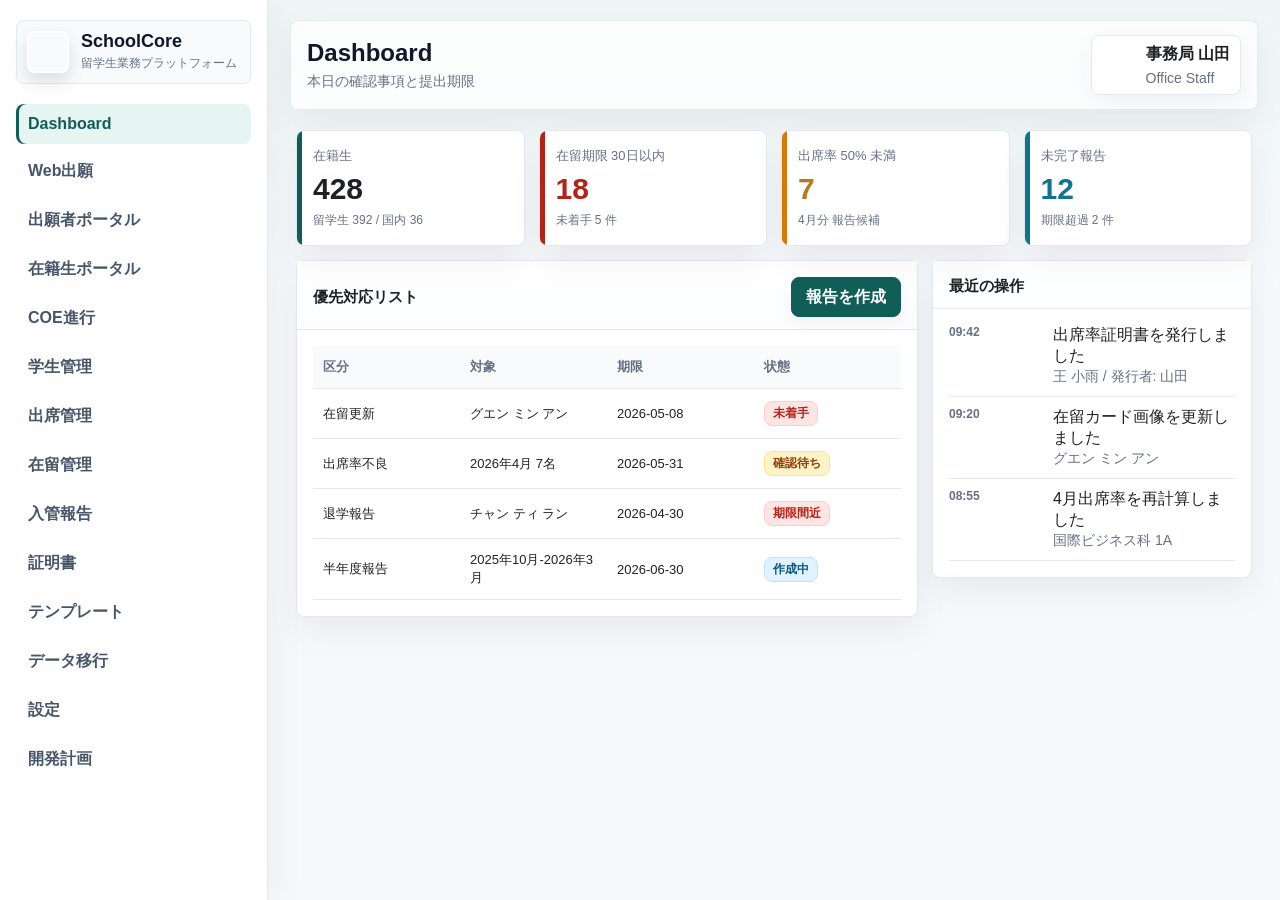
<file: schoolcore-demo.html>
<!doctype html>
<html lang="ja">
<head>
  <meta charset="utf-8">
  <meta name="viewport" content="width=device-width, initial-scale=1">
  <title>SchoolCore Demo</title>
  <style>
    :root {
      --ink: #202124;
      --muted: #667085;
      --line: #e2e8f0;
      --soft: #f8fafc;
      --white: #ffffff;
      --green: #0f766e;
      --green-dark: #115e59;
      --red: #b42318;
      --yellow: #b7791f;
      --cyan: #0e7490;
      --blue: #2563eb;
      --shadow: 0 18px 44px rgba(15, 23, 42, .10);
      --radius: 8px;
      font-family: Inter, "Hiragino Sans", "Yu Gothic", "Noto Sans JP", Arial, sans-serif;
    }

    * {
      box-sizing: border-box;
    }

    body {
      margin: 0;
      color: var(--ink);
      background:
        linear-gradient(180deg, #eef7f6 0, #f6f8fb 280px, #f6f8fb 100%);
      letter-spacing: 0;
    }

    button,
    input,
    select,
    textarea {
      font: inherit;
    }

    .app {
      display: grid;
      grid-template-columns: 268px minmax(0, 1fr);
      min-height: 100vh;
    }

    .sidebar {
      background: rgba(255, 255, 255, .92);
      color: #0f172a;
      padding: 20px 16px;
      position: sticky;
      top: 0;
      min-height: 100vh;
      border-right: 1px solid var(--line);
      box-shadow: 10px 0 30px rgba(15, 23, 42, .04);
    }

    .brand {
      display: flex;
      gap: 12px;
      align-items: center;
      margin-bottom: 20px;
      padding: 10px;
      border-radius: 8px;
      background: #f8fafc;
      border: 1px solid var(--line);
    }

    .brand-mark {
      width: 42px;
      height: 42px;
      border-radius: 8px;
      background-image: url("https://images.unsplash.com/photo-1523050854058-8df90110c9f1?auto=format&fit=crop&w=160&q=80");
      background-size: cover;
      background-position: center;
      border: 2px solid #ffffff;
      box-shadow: 0 8px 18px rgba(15, 23, 42, .12);
    }

    .brand-title {
      font-weight: 800;
      font-size: 18px;
      line-height: 1.1;
      color: #0f172a;
    }

    .brand-subtitle {
      color: #64748b;
      font-size: 12px;
      margin-top: 3px;
    }

    .nav {
      display: grid;
      gap: 6px;
    }

    .nav button {
      width: 100%;
      border: 0;
      border-radius: 8px;
      color: #475569;
      background: transparent;
      text-align: left;
      padding: 11px 12px;
      cursor: pointer;
      font-weight: 750;
    }

    .nav button.active,
    .nav button:hover {
      background: #e7f5f2;
      color: var(--green-dark);
      box-shadow: inset 3px 0 0 var(--green-dark);
    }

    .main {
      min-width: 0;
      padding: 24px 28px;
    }

    .topbar {
      display: flex;
      justify-content: space-between;
      align-items: center;
      gap: 16px;
      margin: -4px -6px 20px;
      padding: 14px 16px;
      background: rgba(255, 255, 255, .78);
      border: 1px solid rgba(226, 232, 240, .88);
      border-radius: 8px;
      box-shadow: 0 14px 34px rgba(15, 23, 42, .06);
      backdrop-filter: blur(10px);
    }

    .page-title {
      margin: 0;
      font-size: 24px;
      line-height: 1.2;
      color: #0f172a;
    }

    .page-subtitle {
      color: var(--muted);
      margin-top: 5px;
      font-size: 14px;
    }

    .user-pill {
      display: flex;
      align-items: center;
      gap: 10px;
      padding: 8px 10px;
      background: var(--white);
      border: 1px solid var(--line);
      border-radius: 8px;
      box-shadow: 0 8px 24px rgba(20, 31, 54, .06);
      white-space: nowrap;
    }

    .avatar {
      width: 34px;
      height: 34px;
      border-radius: 8px;
      background-image: url("https://images.unsplash.com/photo-1494790108377-be9c29b29330?auto=format&fit=crop&w=120&q=80");
      background-size: cover;
      background-position: center;
    }

    .grid {
      display: grid;
      gap: 14px;
    }

    .grid.stats {
      grid-template-columns: repeat(4, minmax(0, 1fr));
    }

    .grid.two {
      grid-template-columns: minmax(0, 1.35fr) minmax(320px, .65fr);
      align-items: start;
    }

    .grid.three {
      grid-template-columns: repeat(3, minmax(0, 1fr));
    }

    .card {
      background: var(--white);
      border: 1px solid var(--line);
      border-radius: 8px;
      box-shadow: 0 14px 34px rgba(15, 23, 42, .06);
      min-width: 0;
    }

    .stat {
      position: relative;
      overflow: hidden;
    }

    .stat::before {
      content: "";
      position: absolute;
      inset: 0 auto 0 0;
      width: 5px;
      background: var(--green-dark);
    }

    .stats .card:nth-child(2)::before {
      background: var(--red);
    }

    .stats .card:nth-child(3)::before {
      background: #d97706;
    }

    .stats .card:nth-child(4)::before {
      background: var(--cyan);
    }

    .card-header {
      display: flex;
      justify-content: space-between;
      gap: 12px;
      align-items: center;
      padding: 16px 16px 12px;
      border-bottom: 1px solid var(--line);
      background: linear-gradient(180deg, #ffffff, #fbfdff);
    }

    .card-title {
      font-size: 15px;
      font-weight: 800;
      margin: 0;
    }

    .card-body {
      padding: 16px;
    }

    .stat {
      padding: 16px;
    }

    .stat-label {
      color: var(--muted);
      font-size: 13px;
      margin-bottom: 9px;
    }

    .stat-value {
      font-size: 30px;
      font-weight: 850;
      line-height: 1;
    }

    .stat-note {
      color: var(--muted);
      margin-top: 8px;
      font-size: 12px;
    }

    .toolbar {
      display: flex;
      flex-wrap: wrap;
      gap: 10px;
      align-items: center;
      margin-bottom: 14px;
    }

    .search,
    select {
      border: 1px solid var(--line);
      border-radius: 8px;
      background: var(--white);
      height: 40px;
      padding: 0 12px;
      min-width: 180px;
    }

    .search {
      flex: 1;
      min-width: 220px;
    }

    .btn {
      height: 40px;
      border: 1px solid var(--line);
      background: var(--white);
      border-radius: 8px;
      padding: 0 14px;
      cursor: pointer;
      font-weight: 700;
      box-shadow: 0 6px 16px rgba(15, 23, 42, .05);
    }

    .btn.primary {
      background: var(--green-dark);
      border-color: var(--green-dark);
      color: white;
    }

    .btn.warn {
      background: #fff7ed;
      border-color: #fed7aa;
      color: #9a3412;
    }

    .btn:active {
      transform: translateY(1px);
    }

    .form-grid {
      display: grid;
      grid-template-columns: repeat(2, minmax(0, 1fr));
      gap: 12px;
    }

    .field {
      display: grid;
      gap: 6px;
    }

    .field.full {
      grid-column: 1 / -1;
    }

    .field label {
      color: var(--muted);
      font-size: 12px;
      font-weight: 800;
    }

    .field input,
    .field select,
    .field textarea {
      width: 100%;
      border: 1px solid var(--line);
      border-radius: 8px;
      background: var(--white);
      min-height: 40px;
      padding: 9px 10px;
    }

    .field textarea {
      min-height: 82px;
      resize: vertical;
    }

    table {
      width: 100%;
      border-collapse: collapse;
      table-layout: fixed;
    }

    th,
    td {
      padding: 12px 10px;
      border-bottom: 1px solid var(--line);
      text-align: left;
      vertical-align: middle;
      font-size: 13px;
      overflow-wrap: anywhere;
    }

    th {
      color: var(--muted);
      font-weight: 800;
      background: #f8fafc;
    }

    tr.clickable {
      cursor: pointer;
    }

    tr.clickable:hover {
      background: #eefbf8;
    }

    .badge {
      display: inline-flex;
      align-items: center;
      justify-content: center;
      min-height: 24px;
      border-radius: 8px;
      padding: 3px 8px;
      font-size: 12px;
      font-weight: 800;
      border: 1px solid transparent;
      white-space: nowrap;
    }

    .badge.green {
      color: #0f766e;
      background: #ccfbf1;
      border-color: #99f6e4;
    }

    .badge.red {
      color: var(--red);
      background: #fee4e2;
      border-color: #fecdca;
    }

    .badge.yellow {
      color: #92400e;
      background: #fef3c7;
      border-color: #fde68a;
    }

    .badge.blue {
      color: #075985;
      background: #e0f2fe;
      border-color: #bae6fd;
    }

    .badge.gray {
      color: #475467;
      background: #f2f4f7;
      border-color: #e4e7ec;
    }

    .tabs {
      display: flex;
      gap: 8px;
      flex-wrap: wrap;
      border-bottom: 1px solid var(--line);
      padding: 12px 16px 0;
    }

    .tabs button {
      border: 0;
      background: transparent;
      padding: 10px 12px;
      border-radius: 8px 8px 0 0;
      cursor: pointer;
      color: var(--muted);
      font-weight: 800;
    }

    .tabs button.active {
      background: #e7f5f2;
      color: var(--green);
    }

    .profile-head {
      display: grid;
      grid-template-columns: 92px minmax(0, 1fr) auto;
      gap: 16px;
      align-items: center;
      padding: 18px;
    }

    .student-photo {
      width: 92px;
      height: 92px;
      border-radius: 8px;
      background-image: url("https://images.unsplash.com/photo-1607746882042-944635dfe10e?auto=format&fit=crop&w=220&q=80");
      background-size: cover;
      background-position: center;
      border: 1px solid var(--line);
    }

    .profile-name {
      font-size: 23px;
      font-weight: 850;
      margin: 0 0 6px;
    }

    .profile-meta {
      color: var(--muted);
      display: flex;
      gap: 10px;
      flex-wrap: wrap;
      font-size: 13px;
    }

    .info-grid {
      display: grid;
      grid-template-columns: repeat(3, minmax(0, 1fr));
      gap: 12px;
    }

    .info {
      background: #f8fafc;
      border: 1px solid var(--line);
      border-radius: 8px;
      padding: 12px;
      min-height: 72px;
    }

    .info-label {
      color: var(--muted);
      font-size: 12px;
      margin-bottom: 6px;
    }

    .info-value {
      font-weight: 800;
      overflow-wrap: anywhere;
    }

    .timeline {
      display: grid;
      gap: 10px;
    }

    .timeline-item {
      display: grid;
      grid-template-columns: 92px minmax(0, 1fr);
      gap: 12px;
      align-items: start;
      padding-bottom: 10px;
      border-bottom: 1px solid var(--line);
    }

    .timeline-date {
      color: var(--muted);
      font-size: 12px;
      font-weight: 800;
    }

    .hidden {
      display: none !important;
    }

    .report-flow {
      display: grid;
      grid-template-columns: repeat(5, minmax(0, 1fr));
      gap: 10px;
    }

    .flow-step {
      border: 1px solid var(--line);
      background: #f8fafc;
      border-radius: 8px;
      padding: 12px;
      min-height: 88px;
      box-shadow: 0 8px 18px rgba(15, 23, 42, .04);
    }

    .flow-step.done {
      border-color: #99f6e4;
      background: #ecfdf5;
    }

    .flow-step.current {
      border-color: #facc15;
      background: #fefce8;
      box-shadow: 0 12px 28px rgba(180, 83, 9, .12);
    }

    .flow-title {
      font-weight: 850;
      margin-bottom: 6px;
      font-size: 13px;
    }

    .flow-note {
      color: var(--muted);
      font-size: 12px;
    }

    .empty {
      color: var(--muted);
      text-align: center;
      padding: 24px;
      background: #f8fafc;
      border: 1px dashed var(--line);
      border-radius: 8px;
    }

    .step-list {
      display: grid;
      gap: 10px;
    }

    .step-row {
      display: grid;
      grid-template-columns: 32px minmax(0, 1fr) auto;
      gap: 10px;
      align-items: center;
      padding: 11px;
      border: 1px solid var(--line);
      border-radius: 8px;
      background: #f8fafc;
    }

    .step-no {
      width: 28px;
      height: 28px;
      border-radius: 8px;
      display: grid;
      place-items: center;
      font-weight: 850;
      color: #ffffff;
      background: var(--green);
    }

    .preview-paper {
      background: #fff;
      border: 1px solid var(--line);
      border-radius: 8px;
      padding: 18px;
      min-height: 320px;
      box-shadow: var(--shadow);
    }

    .paper-title {
      text-align: center;
      font-size: 20px;
      font-weight: 850;
      margin: 12px 0 24px;
    }

    .paper-lines {
      display: grid;
      gap: 12px;
      font-size: 14px;
    }

    .portal-shell {
      background: #f7fbfb;
      border: 1px solid var(--line);
      border-radius: 8px;
      overflow: hidden;
    }

    .portal-hero {
      min-height: 220px;
      color: #ffffff;
      padding: 26px;
      display: grid;
      align-content: end;
      background:
        linear-gradient(90deg, rgba(8, 47, 51, .88), rgba(8, 47, 51, .38)),
        url("https://images.unsplash.com/photo-1541339907198-e08756dedf3f?auto=format&fit=crop&w=1400&q=80");
      background-size: cover;
      background-position: center;
    }

    .portal-hero h2 {
      margin: 0 0 8px;
      font-size: 28px;
      line-height: 1.18;
    }

    .portal-hero p {
      margin: 0;
      max-width: 680px;
      color: #e6f4f2;
    }

    .portal-content {
      padding: 18px;
    }

    .phone-preview {
      width: min(390px, 100%);
      margin: 0 auto;
      border: 10px solid #0f172a;
      border-radius: 28px;
      background: #ffffff;
      box-shadow: var(--shadow);
      overflow: hidden;
    }

    .phone-top {
      height: 34px;
      background: #0f172a;
      color: #dbeafe;
      display: grid;
      place-items: center;
      font-size: 12px;
      font-weight: 800;
    }

    .phone-content {
      padding: 14px;
      display: grid;
      gap: 12px;
    }

    .mobile-action {
      display: flex;
      justify-content: space-between;
      gap: 10px;
      align-items: center;
      padding: 12px;
      border: 1px solid var(--line);
      border-radius: 8px;
      background: #f8fafc;
    }

    .toast {
      position: fixed;
      right: 22px;
      bottom: 22px;
      background: #14313a;
      color: #fff;
      border-radius: 8px;
      padding: 12px 14px;
      box-shadow: var(--shadow);
      z-index: 30;
      max-width: 360px;
    }

    .modal-backdrop {
      position: fixed;
      inset: 0;
      background: rgba(15, 23, 42, .48);
      display: grid;
      place-items: center;
      padding: 20px;
      z-index: 20;
    }

    .modal {
      width: min(860px, 100%);
      max-height: min(760px, calc(100vh - 40px));
      overflow: auto;
      background: var(--white);
      border-radius: 8px;
      border: 1px solid var(--line);
      box-shadow: var(--shadow);
    }

    .modal.small {
      width: min(620px, 100%);
    }

    .modal-header,
    .modal-footer {
      display: flex;
      justify-content: space-between;
      align-items: center;
      gap: 12px;
      padding: 16px;
      border-bottom: 1px solid var(--line);
    }

    .modal-footer {
      border-top: 1px solid var(--line);
      border-bottom: 0;
      justify-content: flex-end;
    }

    .modal-title {
      margin: 0;
      font-size: 18px;
      font-weight: 850;
    }

    .close {
      border: 1px solid var(--line);
      background: var(--white);
      border-radius: 8px;
      width: 36px;
      height: 36px;
      cursor: pointer;
      font-weight: 850;
    }

    @media (max-width: 980px) {
      .app {
        grid-template-columns: 1fr;
      }

      .sidebar {
        position: static;
        min-height: auto;
      }

      .nav {
        grid-template-columns: repeat(2, minmax(0, 1fr));
      }

      .grid.stats,
      .grid.two,
      .grid.three,
      .info-grid,
      .report-flow,
      .form-grid {
        grid-template-columns: 1fr;
      }

      .topbar,
      .profile-head {
        align-items: stretch;
        grid-template-columns: 1fr;
        flex-direction: column;
      }

      .user-pill {
        justify-content: flex-start;
      }
    }
  </style>
</head>
<body>
  <div class="app">
    <aside class="sidebar">
      <div class="brand">
        <div class="brand-mark" aria-hidden="true"></div>
        <div>
          <div class="brand-title">SchoolCore</div>
          <div class="brand-subtitle">留学生業務プラットフォーム</div>
        </div>
      </div>
      <nav class="nav" aria-label="Main">
        <button class="active" data-view="dashboard">Dashboard</button>
        <button data-view="admission">Web出願</button>
        <button data-view="studentPortal">出願者ポータル</button>
        <button data-view="enrolledStudentPortal">在籍生ポータル</button>
        <button data-view="coeWorkflow">COE進行</button>
        <button data-view="students">学生管理</button>
        <button data-view="attendance">出席管理</button>
        <button data-view="visa">在留管理</button>
        <button data-view="reports">入管報告</button>
        <button data-view="certificates">証明書</button>
        <button data-view="templates">テンプレート</button>
        <button data-view="migration">データ移行</button>
        <button data-view="settings">設定</button>
        <button data-view="roadmap">開発計画</button>
      </nav>
    </aside>

    <main class="main">
      <div class="topbar">
        <div>
          <h1 class="page-title" id="pageTitle">Dashboard</h1>
          <div class="page-subtitle" id="pageSubtitle">本日の確認事項と提出期限</div>
        </div>
        <div class="user-pill">
          <div class="avatar" aria-hidden="true"></div>
          <div>
            <strong>事務局 山田</strong>
            <div class="page-subtitle">Office Staff</div>
          </div>
        </div>
      </div>

      <section id="dashboard" class="view">
        <div class="grid stats">
          <div class="card stat">
            <div class="stat-label">在籍生</div>
            <div class="stat-value">428</div>
            <div class="stat-note">留学生 392 / 国内 36</div>
          </div>
          <div class="card stat">
            <div class="stat-label">在留期限 30日以内</div>
            <div class="stat-value" style="color: var(--red)">18</div>
            <div class="stat-note">未着手 5 件</div>
          </div>
          <div class="card stat">
            <div class="stat-label">出席率 50% 未満</div>
            <div class="stat-value" style="color: var(--yellow)">7</div>
            <div class="stat-note">4月分 報告候補</div>
          </div>
          <div class="card stat">
            <div class="stat-label">未完了報告</div>
            <div class="stat-value" style="color: var(--cyan)">12</div>
            <div class="stat-note">期限超過 2 件</div>
          </div>
        </div>

        <div class="grid two" style="margin-top: 14px;">
          <div class="card">
            <div class="card-header">
              <h2 class="card-title">優先対応リスト</h2>
              <button class="btn primary" data-view-target="reports">報告を作成</button>
            </div>
            <div class="card-body">
              <table>
                <thead>
                  <tr>
                    <th>区分</th>
                    <th>対象</th>
                    <th>期限</th>
                    <th>状態</th>
                  </tr>
                </thead>
                <tbody>
                  <tr>
                    <td>在留更新</td>
                    <td>グエン ミン アン</td>
                    <td>2026-05-08</td>
                    <td><span class="badge red">未着手</span></td>
                  </tr>
                  <tr>
                    <td>出席率不良</td>
                    <td>2026年4月 7名</td>
                    <td>2026-05-31</td>
                    <td><span class="badge yellow">確認待ち</span></td>
                  </tr>
                  <tr>
                    <td>退学報告</td>
                    <td>チャン ティ ラン</td>
                    <td>2026-04-30</td>
                    <td><span class="badge red">期限間近</span></td>
                  </tr>
              <tr>
                <td>半年度報告</td>
                <td>2025年10月-2026年3月</td>
                <td>2026-06-30</td>
                <td><span class="badge blue">作成中</span></td>
                  </tr>
                </tbody>
              </table>
            </div>
          </div>

          <div class="card">
            <div class="card-header">
              <h2 class="card-title">最近の操作</h2>
            </div>
            <div class="card-body timeline">
              <div class="timeline-item">
                <div class="timeline-date">09:42</div>
                <div>出席率証明書を発行しました<br><span class="page-subtitle">王 小雨 / 発行者: 山田</span></div>
              </div>
              <div class="timeline-item">
                <div class="timeline-date">09:20</div>
                <div>在留カード画像を更新しました<br><span class="page-subtitle">グエン ミン アン</span></div>
              </div>
              <div class="timeline-item">
                <div class="timeline-date">08:55</div>
                <div>4月出席率を再計算しました<br><span class="page-subtitle">国際ビジネス科 1A</span></div>
              </div>
            </div>
          </div>
        </div>
      </section>

      <section id="admission" class="view hidden">
        <div class="grid stats">
          <div class="card stat">
            <div class="stat-label">出願提出済</div>
            <div class="stat-value">86</div>
            <div class="stat-note">今月 +23 件</div>
          </div>
          <div class="card stat">
            <div class="stat-label">書類不足</div>
            <div class="stat-value" style="color: var(--yellow)">14</div>
            <div class="stat-note">在留カード未提出 6 件</div>
          </div>
          <div class="card stat">
            <div class="stat-label">合格者</div>
            <div class="stat-value" style="color: var(--green)">38</div>
            <div class="stat-note">手続完了 21 件</div>
          </div>
          <div class="card stat">
            <div class="stat-label">学籍化待ち</div>
            <div class="stat-value" style="color: var(--cyan)">17</div>
            <div class="stat-note">学生番号発行前</div>
          </div>
        </div>

        <div class="grid two" style="margin-top: 14px;">
          <div class="card">
            <div class="card-header">
              <h2 class="card-title">出願から学籍化まで</h2>
              <button class="btn primary" data-open-modal="application">出願フォームを見る</button>
            </div>
            <div class="card-body step-list">
              <div class="step-row">
                <div class="step-no">1</div>
                <div>
                  <strong>Web出願</strong>
                  <div class="page-subtitle">志望学科、基本情報、在留情報、必要書類をオンライン提出</div>
                </div>
                <span class="badge green">受付中</span>
              </div>
              <div class="step-row">
                <div class="step-no">2</div>
                <div>
                  <strong>書類審査</strong>
                  <div class="page-subtitle">不足資料と入力不備を自動チェック</div>
                </div>
                <span class="badge yellow">14件</span>
              </div>
              <div class="step-row">
                <div class="step-no">3</div>
                <div>
                  <strong>選考・合否</strong>
                  <div class="page-subtitle">面接、作文、合格通知書の発行</div>
                </div>
                <span class="badge blue">38名合格</span>
              </div>
              <div class="step-row">
                <div class="step-no">4</div>
                <div>
                  <strong>入学手続</strong>
                  <div class="page-subtitle">誓約、保証人、振込控え、追加書類を回収</div>
                </div>
                <span class="badge blue">進行中</span>
              </div>
              <div class="step-row">
                <div class="step-no">5</div>
                <div>
                  <strong>学籍化</strong>
                  <div class="page-subtitle">出願情報から学生台帳、在留管理、証明書データへ継承</div>
                </div>
                <span class="badge gray">待機</span>
              </div>
            </div>
          </div>

          <div class="card">
            <div class="card-header">
              <h2 class="card-title">出願者ピックアップ</h2>
              <button class="btn">CSV取込</button>
            </div>
            <div class="card-body" style="padding: 0;">
              <table>
                <thead>
                  <tr>
                    <th>出願番号</th>
                    <th>氏名</th>
                    <th>志望</th>
                    <th>状態</th>
                  </tr>
                </thead>
                <tbody>
                  <tr>
                    <td>A26-0108</td>
                    <td>LE THI MAI</td>
                    <td>国際ビジネス科</td>
                    <td><span class="badge yellow">書類不足</span></td>
                  </tr>
                  <tr>
                    <td>A26-0114</td>
                    <td>ZHANG YUE</td>
                    <td>ITビジネス科</td>
                    <td><span class="badge green">合格</span></td>
                  </tr>
                  <tr>
                    <td>A26-0121</td>
                    <td>RAI SUSHIL</td>
                    <td>日本語課程</td>
                    <td><span class="badge blue">手続中</span></td>
                  </tr>
                </tbody>
              </table>
            </div>
          </div>
        </div>
      </section>

      <section id="studentPortal" class="view hidden">
        <div class="portal-shell">
          <div class="portal-hero">
            <h2>渋谷外語学院 入学手続ポータル</h2>
            <p>出願内容、必要書類、COE申請、学費納入、来日準備まで、現在の手続状況を確認できます。</p>
          </div>
          <div class="portal-content">
            <div class="grid stats">
              <div class="card stat">
                <div class="stat-label">現在のステップ</div>
                <div class="stat-value" style="font-size: 22px;">COE準備</div>
                <div class="stat-note">願書と必要書類を確認中です</div>
              </div>
              <div class="card stat">
                <div class="stat-label">未提出書類</div>
                <div class="stat-value" style="color: var(--yellow)">3</div>
                <div class="stat-note">経費支弁者資料など</div>
              </div>
              <div class="card stat">
                <div class="stat-label">次の期限</div>
                <div class="stat-value" style="font-size: 22px;">4/28</div>
                <div class="stat-note">不足書類アップロード</div>
              </div>
              <div class="card stat">
                <div class="stat-label">学校からのお知らせ</div>
                <div class="stat-value" style="font-size: 22px;">2</div>
                <div class="stat-note">内容を確認してください</div>
              </div>
            </div>

            <div class="grid two" style="margin-top: 14px;">
              <div class="card">
                <div class="card-header">
                  <h2 class="card-title">手続の進行状況</h2>
                  <span class="badge blue">2026年10月入学</span>
                </div>
                <div class="card-body step-list">
                  <div class="step-row">
                    <div class="step-no">1</div>
                    <div><strong>出願受付</strong><div class="page-subtitle">出願情報を受け付けました</div></div>
                    <span class="badge green">完了</span>
                  </div>
                  <div class="step-row">
                    <div class="step-no">2</div>
                    <div><strong>面接・合格通知</strong><div class="page-subtitle">合格通知書を発行しました</div></div>
                    <span class="badge green">完了</span>
                  </div>
                  <div class="step-row">
                    <div class="step-no">3</div>
                    <div><strong>COE申請準備</strong><div class="page-subtitle">提出書類を確認しています</div></div>
                    <span class="badge yellow">進行中</span>
                  </div>
                  <div class="step-row">
                    <div class="step-no">4</div>
                    <div><strong>COE交付・学費納入</strong><div class="page-subtitle">COE交付後に学費案内を送付します</div></div>
                    <span class="badge gray">未開始</span>
                  </div>
                </div>
              </div>

              <div class="card">
                <div class="card-header">
                  <h2 class="card-title">必要書類</h2>
                  <button class="btn primary" data-open-modal="application">アップロード</button>
                </div>
                <div class="card-body" style="padding: 0;">
                  <table>
                    <thead>
                      <tr><th>書類</th><th>状態</th><th>メモ</th></tr>
                    </thead>
                    <tbody>
                      <tr><td>パスポート</td><td><span class="badge green">提出済</span></td><td>確認済</td></tr>
                      <tr><td>卒業証明書</td><td><span class="badge green">提出済</span></td><td>翻訳確認中</td></tr>
                      <tr><td>経費支弁者収入証明</td><td><span class="badge red">未提出</span></td><td>追加提出してください</td></tr>
                      <tr><td>銀行残高証明</td><td><span class="badge yellow">差替</span></td><td>発行日が古いです</td></tr>
                    </tbody>
                  </table>
                </div>
              </div>
            </div>

            <div class="card" style="margin-top: 14px;">
              <div class="card-header">
                <h2 class="card-title">スマホ表示プレビュー</h2>
                <span class="badge blue">Mobile First</span>
              </div>
              <div class="card-body">
                <div class="phone-preview">
                  <div class="phone-top">SchoolCore Student</div>
                  <div class="phone-content">
                    <div>
                      <strong>王 小雨さん</strong>
                      <div class="page-subtitle">国際ビジネス科 1A / 在籍中</div>
                    </div>
                    <div class="mobile-action">
                      <div>
                        <strong>今月の出席率</strong>
                        <div class="page-subtitle">2026年4月</div>
                      </div>
                      <span class="badge green">92.1%</span>
                    </div>
                    <div class="mobile-action">
                      <div>
                        <strong>証明書申請</strong>
                        <div class="page-subtitle">在学・出席率・成績</div>
                      </div>
                      <button class="btn primary">申請</button>
                    </div>
                    <div class="mobile-action">
                      <div>
                        <strong>住所・電話番号</strong>
                        <div class="page-subtitle">変更がある場合は更新</div>
                      </div>
                      <button class="btn">更新</button>
                    </div>
                    <div class="mobile-action">
                      <div>
                        <strong>学校からのお知らせ</strong>
                        <div class="page-subtitle">未読 3 件</div>
                      </div>
                      <span class="badge blue">確認</span>
                    </div>
                  </div>
                </div>
              </div>
            </div>
          </div>
        </div>
      </section>

      <section id="enrolledStudentPortal" class="view hidden">
        <div class="portal-shell">
          <div class="portal-hero">
            <h2>在籍生マイページ</h2>
            <p>出席状況、授業予定、証明書申請、在留更新、学校からのお知らせを確認できます。</p>
          </div>
          <div class="portal-content">
            <div class="grid stats">
              <div class="card stat">
                <div class="stat-label">今月の出席率</div>
                <div class="stat-value" style="color: var(--green-dark)">92.1%</div>
                <div class="stat-note">2026年4月</div>
              </div>
              <div class="card stat">
                <div class="stat-label">在留期限</div>
                <div class="stat-value" style="font-size: 22px;">2027/03/15</div>
                <div class="stat-note">更新対象外</div>
              </div>
              <div class="card stat">
                <div class="stat-label">未読のお知らせ</div>
                <div class="stat-value" style="color: var(--cyan)">3</div>
                <div class="stat-note">学校事務局より</div>
              </div>
              <div class="card stat">
                <div class="stat-label">申請中の証明書</div>
                <div class="stat-value" style="font-size: 22px;">1件</div>
                <div class="stat-note">出席率証明書</div>
              </div>
            </div>

            <div class="grid two" style="margin-top: 14px;">
              <div class="card">
                <div class="card-header">
                  <h2 class="card-title">今週の予定</h2>
                  <span class="badge green">国際ビジネス科 1A</span>
                </div>
                <div class="card-body" style="padding: 0;">
                  <table>
                    <thead>
                      <tr><th>日付</th><th>時間</th><th>内容</th><th>場所</th></tr>
                    </thead>
                    <tbody>
                      <tr><td>4/20(月)</td><td>09:00-12:30</td><td>日本語総合</td><td>301教室</td></tr>
                      <tr><td>4/21(火)</td><td>09:00-12:30</td><td>会話・聴解</td><td>302教室</td></tr>
                      <tr><td>4/22(水)</td><td>09:00-12:30</td><td>進学指導</td><td>301教室</td></tr>
                      <tr><td>4/24(金)</td><td>13:30-14:00</td><td>在留更新説明会</td><td>オンライン</td></tr>
                    </tbody>
                  </table>
                </div>
              </div>

              <div class="card">
                <div class="card-header">
                  <h2 class="card-title">できること</h2>
                </div>
                <div class="card-body step-list">
                  <div class="step-row">
                    <div class="step-no">1</div>
                    <div><strong>証明書を申請</strong><div class="page-subtitle">staff 承認後にダウンロードできます</div></div>
                    <button class="btn primary" data-open-modal="certificate">申請</button>
                  </div>
                  <div class="step-row">
                    <div class="step-no">2</div>
                    <div><strong>在留更新書類を確認</strong><div class="page-subtitle">学校から案内された必要書類を確認</div></div>
                    <button class="btn">確認</button>
                  </div>
                  <div class="step-row">
                    <div class="step-no">3</div>
                    <div><strong>住所・電話番号を更新</strong><div class="page-subtitle">引越しや電話番号変更を学校へ連絡</div></div>
                    <button class="btn">更新</button>
                  </div>
                </div>
              </div>
            </div>

            <div class="grid two" style="margin-top: 14px;">
              <div class="card">
                <div class="card-header">
                  <h2 class="card-title">出席状況</h2>
                  <span class="badge green">良好</span>
                </div>
                <div class="card-body" style="padding: 0;">
                  <table>
                    <thead>
                      <tr><th>月</th><th>要出席</th><th>出席</th><th>出席率</th></tr>
                    </thead>
                    <tbody>
                      <tr><td>2026年4月</td><td>5,400分</td><td>4,973分</td><td><span class="badge green">92.1%</span></td></tr>
                      <tr><td>2026年3月</td><td>5,160分</td><td>4,742分</td><td><span class="badge green">91.9%</span></td></tr>
                      <tr><td>2026年2月</td><td>4,920分</td><td>4,280分</td><td><span class="badge yellow">87.0%</span></td></tr>
                    </tbody>
                  </table>
                </div>
              </div>

              <div class="card">
                <div class="card-header">
                  <h2 class="card-title">学校からのお知らせ</h2>
                </div>
                <div class="card-body timeline">
                  <div class="timeline-item">
                    <div class="timeline-date">4/20</div>
                    <div>在留更新説明会のお知らせ<br><span class="page-subtitle">4/24(金) 13:30 オンライン</span></div>
                  </div>
                  <div class="timeline-item">
                    <div class="timeline-date">4/18</div>
                    <div>定期試験日程を公開しました<br><span class="page-subtitle">学生ポータルから確認できます</span></div>
                  </div>
                  <div class="timeline-item">
                    <div class="timeline-date">4/15</div>
                    <div>住所変更がある場合は事務局へ連絡してください</div>
                  </div>
                </div>
              </div>
            </div>
          </div>
        </div>
      </section>

      <section id="coeWorkflow" class="view hidden">
        <div class="grid stats">
          <div class="card stat">
            <div class="stat-label">面接申請</div>
            <div class="stat-value">42</div>
            <div class="stat-note">選考料確認待ち 8 件</div>
          </div>
          <div class="card stat">
            <div class="stat-label">COE準備中</div>
            <div class="stat-value" style="color: var(--cyan)">31</div>
            <div class="stat-note">願書補完待ち 11 件</div>
          </div>
          <div class="card stat">
            <div class="stat-label">入管提出済</div>
            <div class="stat-value" style="color: var(--green)">76</div>
            <div class="stat-note">審査中 68 件</div>
          </div>
          <div class="card stat">
            <div class="stat-label">来日前準備</div>
            <div class="stat-value" style="color: var(--yellow)">19</div>
            <div class="stat-note">口語テスト未実施 12 件</div>
          </div>
        </div>

        <div class="card" style="margin-top: 14px;">
          <div class="card-header">
            <h2 class="card-title">語学学校 COE / 入学前ワークフロー</h2>
            <div class="toolbar" style="margin: 0;">
              <button class="btn warn" data-open-modal="aiCoeCheck">AI COEチェック</button>
              <button class="btn" data-open-modal="receipt">領収書を発行</button>
              <button class="btn primary" data-open-modal="report">入管提出ファイル生成</button>
            </div>
          </div>
          <div class="card-body">
            <div class="report-flow">
              <div class="flow-step done">
                <div class="flow-title">面接申請</div>
                <div class="flow-note">個人台帳を作成</div>
              </div>
              <div class="flow-step done">
                <div class="flow-title">選考料</div>
                <div class="flow-note">20,000円・領収書発行</div>
              </div>
              <div class="flow-step done">
                <div class="flow-title">面接</div>
                <div class="flow-note">合格 / 保留 / 再面接 / 不合格</div>
              </div>
              <div class="flow-step done">
                <div class="flow-title">合格通知</div>
                <div class="flow-note">自動生成</div>
              </div>
              <div class="flow-step current">
                <div class="flow-title">COE準備</div>
                <div class="flow-note">願書情報を補完</div>
              </div>
            </div>
            <div class="report-flow" style="margin-top: 10px;">
              <div class="flow-step">
                <div class="flow-title">入管提出</div>
                <div class="flow-note">一括期限 / 個別期限</div>
              </div>
              <div class="flow-step">
                <div class="flow-title">COE交付</div>
                <div class="flow-note">学費前は一部画像のみ送付</div>
              </div>
              <div class="flow-step">
                <div class="flow-title">学費納入</div>
                <div class="flow-note">領収書 + COE全体（代理店送付可）</div>
              </div>
              <div class="flow-step">
                <div class="flow-title">来日予定</div>
                <div class="flow-note">査証 / 航空券 / 住所</div>
              </div>
              <div class="flow-step">
                <div class="flow-title">クラス分け・入学</div>
                <div class="flow-note">口頭テスト</div>
              </div>
            </div>
          </div>
        </div>

        <div class="card" style="margin-top: 14px;">
          <div class="card-header">
            <h2 class="card-title">進行中の学生</h2>
            <button class="btn" data-open-modal="application">面接申請を登録</button>
          </div>
          <div class="card-body">
            <div class="empty">面接申請の必須項目: 入学時期・語学学校滞在予定期間 / 個人情報 / 個人学歴 / 個人申請歴 / 経費支弁者情報</div>
          </div>
          <div class="card-body" style="padding: 0;">
            <table>
              <thead>
                <tr>
                  <th>番号</th>
                  <th>氏名</th>
                  <th>入学期</th>
                  <th>現在ステップ</th>
                  <th>不足/次アクション</th>
                  <th>担当</th>
                </tr>
              </thead>
              <tbody>
                <tr>
                  <td>LS26-041</td>
                  <td>LI YAN</td>
                  <td>2026年10月</td>
                  <td><span class="badge blue">COE準備</span></td>
                  <td>願書の出生地、経費支弁者の収入証明</td>
                  <td>山田</td>
                </tr>
                <tr>
                  <td>LS26-052</td>
                  <td>TRAN ANH</td>
                  <td>2026年10月</td>
                  <td><span class="badge yellow">選考料確認</span></td>
                  <td>エージェント代収の入金確認、領収書宛名確認</td>
                  <td>佐藤</td>
                </tr>
                <tr>
                  <td>LS26-067</td>
                  <td>WANG HAO</td>
                  <td>2026年7月</td>
                  <td><span class="badge green">COE交付</span></td>
                  <td>全額学費入金後、領収書発行、COE全体送付</td>
                  <td>山田</td>
                </tr>
                <tr>
                  <td>LS26-073</td>
                  <td>NGUYEN HOA</td>
                  <td>2026年7月</td>
                  <td><span class="badge red">来日前準備</span></td>
                  <td>日本住所、電話、口語テスト未完了</td>
                  <td>田中</td>
                </tr>
              </tbody>
            </table>
          </div>
        </div>
      </section>

      <section id="students" class="view hidden">
        <div class="toolbar">
          <input class="search" placeholder="学生番号、氏名、在留カード番号で検索">
          <select>
            <option>すべての状態</option>
            <option>在学</option>
            <option>退学</option>
            <option>卒業</option>
          </select>
          <select>
            <option>すべての学科</option>
            <option>国際ビジネス科</option>
            <option>ITビジネス科</option>
            <option>日本語課程</option>
          </select>
          <button class="btn">CSV取込</button>
          <button class="btn primary" data-open-modal="student">新規登録</button>
        </div>
        <div class="card">
          <div class="card-header">
            <h2 class="card-title">学生一覧</h2>
            <span class="badge gray">428 件</span>
          </div>
          <div class="card-body" style="padding: 0;">
            <table>
              <thead>
                <tr>
                  <th>学生番号</th>
                  <th>氏名</th>
                  <th>国籍</th>
                  <th>所属</th>
                  <th>在留期限</th>
                  <th>出席率</th>
                  <th>状態</th>
                </tr>
              </thead>
              <tbody>
                <tr class="clickable" data-view-target="studentDetail">
                  <td>26V0018</td>
                  <td>グエン ミン アン<br><span class="page-subtitle">NGUYEN MINH AN</span></td>
                  <td>ベトナム</td>
                  <td>国際ビジネス科 1A</td>
                  <td><span class="badge red">2026-05-08</span></td>
                  <td><span class="badge yellow">76.4%</span></td>
                  <td><span class="badge green">在学</span></td>
                </tr>
                <tr class="clickable" data-view-target="studentDetail">
                  <td>26C0042</td>
                  <td>王 小雨<br><span class="page-subtitle">WANG XIAOYU</span></td>
                  <td>中国</td>
                  <td>ITビジネス科 1B</td>
                  <td>2027-03-15</td>
                  <td><span class="badge green">92.1%</span></td>
                  <td><span class="badge green">在学</span></td>
                </tr>
                <tr>
                  <td>25N0109</td>
                  <td>ラマ シュレスタ</td>
                  <td>ネパール</td>
                  <td>日本語課程 B</td>
                  <td>2026-12-01</td>
                  <td><span class="badge red">42.8%</span></td>
                  <td><span class="badge yellow">確認中</span></td>
                </tr>
                <tr>
                  <td>24V0077</td>
                  <td>チャン ティ ラン</td>
                  <td>ベトナム</td>
                  <td>国際ビジネス科 2A</td>
                  <td>2026-07-20</td>
                  <td><span class="badge gray">離脱</span></td>
                  <td><span class="badge red">退学</span></td>
                </tr>
              </tbody>
            </table>
          </div>
        </div>
      </section>

      <section id="studentDetail" class="view hidden">
        <div class="card">
          <div class="profile-head">
            <div class="student-photo" aria-hidden="true"></div>
            <div>
              <h2 class="profile-name">グエン ミン アン</h2>
              <div class="profile-meta">
                <span>26V0018</span>
                <span>ベトナム</span>
                <span>国際ビジネス科 1A</span>
                <span>在学</span>
              </div>
            </div>
            <div class="toolbar" style="margin: 0;">
              <button class="btn">編集</button>
              <button class="btn warn">在留更新</button>
              <button class="btn primary">証明書発行</button>
            </div>
          </div>
          <div class="tabs">
            <button class="active">概要</button>
            <button>在留・旅券</button>
            <button>出席</button>
            <button>報告履歴</button>
            <button>ファイル</button>
          </div>
          <div class="card-body">
            <div class="info-grid">
              <div class="info">
                <div class="info-label">生年月日</div>
                <div class="info-value">2003-08-12</div>
              </div>
              <div class="info">
                <div class="info-label">日本住所</div>
                <div class="info-value">東京都豊島区東池袋 2-18-5</div>
              </div>
              <div class="info">
                <div class="info-label">在留カード番号</div>
                <div class="info-value">AB12345678CD</div>
              </div>
              <div class="info">
                <div class="info-label">在留期限</div>
                <div class="info-value" style="color: var(--red)">2026-05-08</div>
              </div>
              <div class="info">
                <div class="info-label">旅券番号</div>
                <div class="info-value">C9876543</div>
              </div>
              <div class="info">
                <div class="info-label">4月出席率</div>
                <div class="info-value" style="color: var(--yellow)">76.4%</div>
              </div>
            </div>

            <div class="grid two" style="margin-top: 14px;">
              <div class="card" style="box-shadow: none;">
                <div class="card-header">
                  <h3 class="card-title">未完了チェック</h3>
                </div>
                <div class="card-body">
                  <table>
                    <tbody>
                      <tr>
                        <td>在留更新書類</td>
                        <td><span class="badge red">未作成</span></td>
                      </tr>
                      <tr>
                        <td>在留カード裏面画像</td>
                        <td><span class="badge green">保存済み</span></td>
                      </tr>
                      <tr>
                        <td>資格外活動勤務先</td>
                        <td><span class="badge yellow">確認必要</span></td>
                      </tr>
                    </tbody>
                  </table>
                </div>
              </div>
              <div class="card" style="box-shadow: none;">
                <div class="card-header">
                  <h3 class="card-title">生成済みファイル</h3>
                </div>
                <div class="card-body timeline">
                  <div class="timeline-item">
                    <div class="timeline-date">04/18</div>
                    <div>出席率証明書 PDF<br><span class="page-subtitle">発行者: 山田</span></div>
                  </div>
                  <div class="timeline-item">
                    <div class="timeline-date">04/02</div>
                    <div>在留カード画像<br><span class="page-subtitle">正面・裏面</span></div>
                  </div>
                </div>
              </div>
            </div>
          </div>
        </div>
      </section>

      <section id="attendance" class="view hidden">
        <div class="toolbar">
          <select><option>2026年4月</option></select>
          <select><option>国際ビジネス科 1A</option></select>
          <button class="btn">再計算</button>
          <button class="btn primary" data-open-modal="report">50%未満報告を作成</button>
        </div>
        <div class="card">
          <div class="card-header">
            <h2 class="card-title">月度出席率</h2>
            <span class="badge yellow">7名 報告候補</span>
          </div>
          <div class="card-body" style="padding: 0;">
            <table>
              <thead>
                <tr>
                  <th>学生番号</th>
                  <th>氏名</th>
                  <th>要出席</th>
                  <th>出席</th>
                  <th>出席率</th>
                  <th>判定</th>
                </tr>
              </thead>
              <tbody>
                <tr>
                  <td>25N0109</td>
                  <td>ラマ シュレスタ</td>
                  <td>5,400 分</td>
                  <td>2,310 分</td>
                  <td><span class="badge red">42.8%</span></td>
                  <td>入管報告候補</td>
                </tr>
                <tr>
                  <td>26V0018</td>
                  <td>グエン ミン アン</td>
                  <td>5,400 分</td>
                  <td>4,126 分</td>
                  <td><span class="badge yellow">76.4%</span></td>
                  <td>校内注意</td>
                </tr>
                <tr>
                  <td>26C0042</td>
                  <td>王 小雨</td>
                  <td>5,400 分</td>
                  <td>4,973 分</td>
                  <td><span class="badge green">92.1%</span></td>
                  <td>正常</td>
                </tr>
              </tbody>
            </table>
          </div>
        </div>
      </section>

      <section id="visa" class="view hidden">
        <div class="card">
          <div class="card-header">
            <h2 class="card-title">在留期限管理</h2>
          <button class="btn primary" data-open-modal="visaDocs">更新書類を一括生成</button>
          </div>
          <div class="card-body" style="padding: 0;">
            <table>
              <thead>
                <tr>
                  <th>学生</th>
                  <th>在留資格</th>
                  <th>在留期限</th>
                  <th>残日数</th>
                  <th>更新状態</th>
                </tr>
              </thead>
              <tbody>
                <tr>
                  <td>グエン ミン アン</td>
                  <td>留学</td>
                  <td>2026-05-08</td>
                  <td><span class="badge red">18日</span></td>
                  <td><span class="badge red">未着手</span></td>
                </tr>
                <tr>
                  <td>金 ソヨン</td>
                  <td>留学</td>
                  <td>2026-06-01</td>
                  <td><span class="badge yellow">42日</span></td>
                  <td><span class="badge blue">学生確認中</span></td>
                </tr>
                <tr>
                  <td>王 小雨</td>
                  <td>留学</td>
                  <td>2027-03-15</td>
                  <td><span class="badge green">329日</span></td>
                  <td><span class="badge gray">対象外</span></td>
                </tr>
              </tbody>
            </table>
          </div>
        </div>
      </section>

      <section id="reports" class="view hidden">
        <div class="toolbar">
          <select><option>すべての報告</option></select>
          <select><option>すべての状態</option></select>
          <button class="btn">候補を自動抽出</button>
          <button class="btn primary" data-open-modal="report">新規報告</button>
        </div>
        <div class="grid two">
          <div class="card">
            <div class="card-header">
              <h2 class="card-title">入管報告一覧</h2>
            </div>
            <div class="card-body" style="padding: 0;">
              <table>
                <thead>
                  <tr>
                    <th>報告名</th>
                    <th>対象期間</th>
                    <th>件数</th>
                    <th>期限</th>
                    <th>状態</th>
                  </tr>
                </thead>
                <tbody>
                  <tr>
                    <td>出席率5割未満報告</td>
                    <td>2026年4月</td>
                    <td>7</td>
                    <td>2026-05-31</td>
                    <td><span class="badge yellow">確認待ち</span></td>
                  </tr>
                  <tr>
                    <td>退学した生徒に係る報告</td>
                    <td>2026年3月</td>
                    <td>1</td>
                    <td>2026-04-30</td>
                    <td><span class="badge red">期限間近</span></td>
                  </tr>
                  <tr>
                    <td>半年度出席率報告</td>
                    <td>2025/10-2026/03</td>
                    <td>392</td>
                    <td>2026-06-30</td>
                    <td><span class="badge blue">作成中</span></td>
                  </tr>
                </tbody>
              </table>
            </div>
          </div>
          <div class="card">
            <div class="card-header">
              <h2 class="card-title">報告フロー</h2>
            </div>
            <div class="card-body">
              <div class="report-flow">
                <div class="flow-step done">
                  <div class="flow-title">候補抽出</div>
                  <div class="flow-note">7名</div>
                </div>
                <div class="flow-step current">
                  <div class="flow-title">内容確認</div>
                  <div class="flow-note">勤務先 2件確認</div>
                </div>
                <div class="flow-step">
                  <div class="flow-title">Excel生成</div>
                  <div class="flow-note">未生成</div>
                </div>
                <div class="flow-step">
                  <div class="flow-title">提出記録</div>
                  <div class="flow-note">未提出</div>
                </div>
                <div class="flow-step">
                  <div class="flow-title">完了</div>
                  <div class="flow-note">受理後</div>
                </div>
              </div>
              <div style="margin-top: 14px;">
                <button class="btn primary" data-open-modal="report">固定フォーマット生成</button>
                <button class="btn">添付ファイル追加</button>
              </div>
            </div>
          </div>
        </div>
      </section>

      <section id="certificates" class="view hidden">
        <div class="toolbar">
          <input class="search" placeholder="学生を検索">
          <select>
            <option>出席率証明書</option>
            <option>成績証明書</option>
            <option>修了証明書</option>
            <option>在学証明書</option>
          </select>
          <button class="btn primary" data-open-modal="certificate">証明書を発行</button>
        </div>
        <div class="card">
          <div class="card-header">
            <h2 class="card-title">証明書発行履歴</h2>
          </div>
          <div class="card-body" style="padding: 0;">
            <table>
              <thead>
                <tr>
                  <th>番号</th>
                  <th>学生</th>
                  <th>種類</th>
                  <th>発行者</th>
                  <th>発行日時</th>
                  <th>状態</th>
                </tr>
              </thead>
              <tbody>
                <tr>
                  <td>2026-ATT-0048</td>
                  <td>王 小雨</td>
                  <td>出席率証明書</td>
                  <td>山田</td>
                  <td>2026-04-20 09:42</td>
                  <td><span class="badge green">発行済</span></td>
                </tr>
                <tr>
                  <td>2026-GRD-0012</td>
                  <td>グエン ミン アン</td>
                  <td>成績証明書</td>
                  <td>佐藤</td>
                  <td>2026-04-18 15:10</td>
                  <td><span class="badge green">発行済</span></td>
                </tr>
                <tr>
                  <td>2026-CMP-0007</td>
                  <td>チャン ティ ラン</td>
                  <td>修了見込証明書</td>
                  <td>山田</td>
                  <td>2026-04-12 11:03</td>
                  <td><span class="badge gray">無効</span></td>
                </tr>
              </tbody>
            </table>
          </div>
        </div>
      </section>

      <section id="templates" class="view hidden">
        <div class="toolbar">
          <button class="btn">サンプル生成</button>
          <button class="btn primary">テンプレート追加</button>
        </div>
        <div class="card">
          <div class="card-header">
            <h2 class="card-title">テンプレート管理</h2>
            <span class="badge gray">Excel / Word / PDF</span>
          </div>
          <div class="card-body" style="padding: 0;">
            <table>
              <thead>
                <tr>
                  <th>コード</th>
                  <th>名称</th>
                  <th>種類</th>
                  <th>形式</th>
                  <th>版</th>
                  <th>状態</th>
                </tr>
              </thead>
              <tbody>
                <tr>
                  <td>LOW_ATT_2026</td>
                  <td>出席率5割未満報告</td>
                  <td>入管報告</td>
                  <td>xlsx</td>
                  <td>v3</td>
                  <td><span class="badge green">有効</span></td>
                </tr>
                <tr>
                  <td>VISA_RENEWAL_5</td>
                  <td>在留更新五表</td>
                  <td>在留更新</td>
                  <td>xlsx</td>
                  <td>v1</td>
                  <td><span class="badge yellow">確認中</span></td>
                </tr>
                <tr>
                  <td>CERT_ATT_JA</td>
                  <td>出席率証明書</td>
                  <td>証明書</td>
                  <td>docx</td>
                  <td>v2</td>
                  <td><span class="badge green">有効</span></td>
                </tr>
                <tr>
                  <td>ROSTER_CLASS_NEW</td>
                  <td>クラス名簿（新）</td>
                  <td>名簿</td>
                  <td>xlsx</td>
                  <td>v1</td>
                  <td><span class="badge green">有効</span></td>
                </tr>
                <tr>
                  <td>ATT_BOOK_NEW</td>
                  <td>出席簿（新）</td>
                  <td>出席</td>
                  <td>xlsx</td>
                  <td>v1</td>
                  <td><span class="badge blue">準備中</span></td>
                </tr>
                <tr>
                  <td>EXAM_NOTICE_01</td>
                  <td>定期試験結果通知①</td>
                  <td>試験結果</td>
                  <td>xlsx</td>
                  <td>v1</td>
                  <td><span class="badge yellow">確認中</span></td>
                </tr>
                <tr>
                  <td>ANNUAL_COMPLETION_SUMMARY</td>
                  <td>年度終了報告・報告様式</td>
                  <td>年度終了報告</td>
                  <td>xlsx</td>
                  <td>v1</td>
                  <td><span class="badge green">有効</span></td>
                </tr>
                <tr>
                  <td>ANNUAL_COMPLETION_LIST</td>
                  <td>年度終了報告・リスト</td>
                  <td>年度終了報告</td>
                  <td>xlsx</td>
                  <td>v1</td>
                  <td><span class="badge green">有効</span></td>
                </tr>
              </tbody>
            </table>
          </div>
        </div>
      </section>

      <section id="migration" class="view hidden">
        <div class="grid two">
          <div class="card">
            <div class="card-header">
              <h2 class="card-title">旧システム Excel 移行</h2>
              <button class="btn primary">Excelをアップロード</button>
            </div>
            <div class="card-body step-list">
              <div class="step-row">
                <div class="step-no">1</div>
                <div><strong>Excel取込</strong><div class="page-subtitle">旧システムから出力した学生台帳をアップロード</div></div>
                <span class="badge green">対応</span>
              </div>
              <div class="step-row">
                <div class="step-no">2</div>
                <div><strong>項目マッピング</strong><div class="page-subtitle">旧項目を SchoolCore の学生・在留・住所項目へ対応</div></div>
                <span class="badge blue">確認</span>
              </div>
              <div class="step-row">
                <div class="step-no">3</div>
                <div><strong>データチェック</strong><div class="page-subtitle">重複、日付不正、在留期限、クラス未対応を検出</div></div>
                <span class="badge yellow">警告</span>
              </div>
              <div class="step-row">
                <div class="step-no">4</div>
                <div><strong>試験インポート</strong><div class="page-subtitle">本番反映前に結果レポートを確認</div></div>
                <span class="badge gray">未実行</span>
              </div>
            </div>
          </div>
          <div class="card">
            <div class="card-header">
              <h2 class="card-title">直近の検証結果</h2>
              <span class="badge yellow">要確認 18件</span>
            </div>
            <div class="card-body" style="padding: 0;">
              <table>
                <thead>
                  <tr><th>区分</th><th>件数</th><th>例</th></tr>
                </thead>
                <tbody>
                  <tr><td>重複候補</td><td>4</td><td>学生番号またはパスポート番号一致</td></tr>
                  <tr><td>日付不正</td><td>3</td><td>在留期限が文字列</td></tr>
                  <tr><td>住所不足</td><td>7</td><td>日本住所未入力</td></tr>
                  <tr><td>クラス未対応</td><td>4</td><td>旧クラス名が未登録</td></tr>
                </tbody>
              </table>
            </div>
          </div>
        </div>
      </section>

      <section id="settings" class="view hidden">
        <div class="grid two">
          <div class="card">
            <div class="card-header">
              <h2 class="card-title">学校設定</h2>
            </div>
            <div class="card-body info-grid">
              <div class="info">
                <div class="info-label">学校名</div>
                <div class="info-value">東京未来専門学校</div>
              </div>
              <div class="info">
                <div class="info-label">学校タイプ</div>
                <div class="info-value">専門学校 / 留学生多数</div>
              </div>
              <div class="info">
                <div class="info-label">管轄入管</div>
                <div class="info-value">東京出入国在留管理局</div>
              </div>
            </div>
          </div>
          <div class="card">
            <div class="card-header">
              <h2 class="card-title">有効モジュール</h2>
            </div>
            <div class="card-body">
              <span class="badge green">Core</span>
              <span class="badge green">Visa</span>
              <span class="badge green">Attendance</span>
              <span class="badge green">Immigration Report</span>
              <span class="badge green">Certificate</span>
              <span class="badge blue">Admission</span>
              <span class="badge blue">Academic</span>
              <span class="badge blue">Finance</span>
            </div>
          </div>
        </div>
        <div class="card" style="margin-top: 14px;">
          <div class="card-header">
            <h2 class="card-title">権限概要</h2>
            <span class="badge gray">Confirmed</span>
          </div>
          <div class="card-body" style="padding: 0;">
            <table>
              <thead>
                <tr>
                  <th>操作</th>
                  <th>staff</th>
                  <th>入管報告担当</th>
                  <th>manager</th>
                </tr>
              </thead>
              <tbody>
                <tr><td>学生基本情報の編集</td><td><span class="badge green">可</span></td><td>staff 兼任時可</td><td><span class="badge green">可</span></td></tr>
                <tr><td>旅券・在留カード・COE の閲覧/ダウンロード</td><td><span class="badge green">可</span></td><td>staff 兼任時可</td><td><span class="badge green">可</span></td></tr>
                <tr><td>AIチェックの実行/確認</td><td><span class="badge green">可</span></td><td>staff 兼任時可</td><td><span class="badge green">可</span></td></tr>
                <tr><td>入管提出ファイル生成 / 提出済み登録</td><td><span class="badge gray">不可</span></td><td><span class="badge green">可</span></td><td><span class="badge green">可</span></td></tr>
                <tr><td>学費入金確認 / 領収書発行 / COE全体送付</td><td><span class="badge green">可</span></td><td>staff 兼任時可</td><td><span class="badge green">可</span></td></tr>
                <tr><td>証明書・領収書の無効化</td><td><span class="badge green">可</span></td><td>staff 兼任時可</td><td><span class="badge green">可</span></td></tr>
                <tr><td>新規アカウント発行</td><td><span class="badge gray">不可</span></td><td><span class="badge gray">不可</span></td><td><span class="badge green">可</span></td></tr>
              </tbody>
            </table>
          </div>
        </div>
        <div class="card" style="margin-top: 14px;">
          <div class="card-header">
            <h2 class="card-title">業務ルール設定</h2>
            <span class="badge green">Confirmed</span>
          </div>
          <div class="card-body info-grid">
            <div class="info">
              <div class="info-label">選考料</div>
              <div class="info-value">20,000円</div>
            </div>
            <div class="info">
              <div class="info-label">入学時期</div>
              <div class="info-value">1月 / 4月 / 7月 / 10月・短期は随時</div>
            </div>
            <div class="info">
              <div class="info-label">学生番号</div>
              <div class="info-value">入学年月 + 3桁ランダム</div>
            </div>
            <div class="info">
              <div class="info-label">証明書番号</div>
              <div class="info-value">発行年月日 + 3桁ランダム</div>
            </div>
            <div class="info">
              <div class="info-label">出席率計算</div>
              <div class="info-value">遅刻・早退・公欠は学校ごとに設定</div>
            </div>
            <div class="info">
              <div class="info-label">出席簿</div>
              <div class="info-value">時限単位を優先、日単位も対応</div>
            </div>
          </div>
        </div>
      </section>

      <section id="roadmap" class="view hidden">
        <div class="grid stats">
          <div class="card stat">
            <div class="stat-label">Phase 1 目標</div>
            <div class="stat-value">Beta</div>
            <div class="stat-note">出願から在籍管理まで一気通貫</div>
          </div>
          <div class="card stat">
            <div class="stat-label">最優先</div>
            <div class="stat-value">P0</div>
            <div class="stat-note">学生台帳・ファイル・権限・監査ログ</div>
          </div>
          <div class="card stat">
            <div class="stat-label">帳票</div>
            <div class="stat-value">3</div>
            <div class="stat-note">最初に自動生成する様式を確定</div>
          </div>
          <div class="card stat">
            <div class="stat-label">未確定</div>
            <div class="stat-value">8</div>
            <div class="stat-note">領収書番号、様式、AI基準など</div>
          </div>
        </div>
        <div class="grid two" style="margin-top: 14px;">
          <div class="card">
            <div class="card-header">
              <h2 class="card-title">Phase 1 実装順</h2>
              <span class="badge green">Recommended</span>
            </div>
            <div class="card-body" style="padding: 0;">
              <table>
                <thead>
                  <tr><th>Milestone</th><th>内容</th><th>完了条件</th></tr>
                </thead>
                <tbody>
                  <tr><td>1. 基盤</td><td>権限、学校設定、学生/出願者台帳、ファイル、監査ログ</td><td>staff が学生と書類を登録できる</td></tr>
                  <tr><td>2. COE</td><td>面接申請、選考料、面接結果、合格通知、AIチェック</td><td>不足項目を確認して COE ケースを進められる</td></tr>
                  <tr><td>3. 入金/領収書</td><td>入金確認、領収書、無効化/再発行、COE全体送付制御</td><td>全額入金前は COE 全体を送付できない</td></tr>
                  <tr><td>4. 出席/入管報告</td><td>時限出席、出席率計算、5割報告、離脱届、半期/年次報告</td><td>候補抽出と固定様式生成ができる</td></tr>
                  <tr><td>5. 証明書/ポータル/移行</td><td>証明書申請承認、学生ポータル、旧 Excel 試験取込</td><td>学生は承認済み書類だけダウンロードできる</td></tr>
                </tbody>
              </table>
            </div>
          </div>
          <div class="grid">
            <div class="card">
              <div class="card-header">
                <h2 class="card-title">確定済みルール</h2>
              </div>
              <div class="card-body info-grid">
                <div class="info">
                  <div class="info-label">面接結果</div>
                  <div class="info-value">合格 / 保留 / 再面接 / 不合格</div>
                </div>
                <div class="info">
                  <div class="info-label">選考料</div>
                  <div class="info-value">20,000円</div>
                </div>
                <div class="info">
                  <div class="info-label">COE全体送付</div>
                  <div class="info-value">全額入金と領収書発行後</div>
                </div>
                <div class="info">
                  <div class="info-label">出席率計算</div>
                  <div class="info-value">学校ごとに設定</div>
                </div>
                <div class="info">
                  <div class="info-label">学生番号</div>
                  <div class="info-value">入学年月 + 3桁</div>
                </div>
                <div class="info">
                  <div class="info-label">学生DL</div>
                  <div class="info-value">申請後、staff 承認</div>
                </div>
              </div>
            </div>
            <div class="card">
              <div class="card-header">
                <h2 class="card-title">実装前に決めること</h2>
                <span class="badge yellow">Next</span>
              </div>
              <div class="card-body" style="padding: 0;">
                <table>
                  <tbody>
                    <tr><td>領収書番号の最終形式</td><td>会計・法務書類の番号規則</td></tr>
                    <tr><td>最初に対応する校舎</td><td>テンプレート差分の基準</td></tr>
                    <tr><td>最初の自動生成帳票</td><td>入管報告/領収書/合格通知から選定</td></tr>
                    <tr><td>本番データ保管方針</td><td>旅券、在留カード、COE の安全管理</td></tr>
                    <tr><td>AIチェック基準</td><td>次版で Error / Warning を確定</td></tr>
                  </tbody>
                </table>
              </div>
            </div>
          </div>
        </div>
      </section>

      <div id="modalBackdrop" class="modal-backdrop hidden" role="dialog" aria-modal="true">
        <div class="modal" id="modalBox">
          <div class="modal-header">
            <h2 class="modal-title" id="modalTitle">Demo</h2>
            <button class="close" id="modalClose" aria-label="Close">x</button>
          </div>
          <div class="card-body" id="modalContent"></div>
          <div class="modal-footer" id="modalFooter">
            <button class="btn" id="modalCancel">閉じる</button>
            <button class="btn primary" id="modalPrimary">保存</button>
          </div>
        </div>
      </div>

      <div id="toast" class="toast hidden"></div>
    </main>
  </div>

  <script>
    const titles = {
      dashboard: ["Dashboard", "本日の確認事項と提出期限"],
      admission: ["Web出願", "Google Form と紙の手続を置き換える入口"],
      studentPortal: ["出願者ポータル", "出願者が安心して手続を進めるための外部ポータル"],
      enrolledStudentPortal: ["在籍生ポータル", "入学後の出席、証明書、在留更新、お知らせを確認"],
      coeWorkflow: ["COE進行", "面接申請からクラス分け・入学までの語学学校ワークフロー"],
      students: ["学生管理", "在籍生、終了生、退学生を一元管理"],
      studentDetail: ["学生詳細", "学生情報、在留、出席、証明書、報告履歴"],
      attendance: ["出席管理", "月度出席率と入管報告候補を確認"],
      visa: ["在留管理", "在留期限、更新案件、資格外活動を管理"],
      reports: ["入管報告", "候補抽出、固定フォーマット生成、提出記録"],
      certificates: ["証明書", "ワンクリック発行と発行履歴の保存"],
      templates: ["テンプレート", "入管様式と証明書様式のフィールド対応"],
      migration: ["データ移行", "旧システム Excel からの取込、検証、試験インポート"],
      settings: ["設定", "学校情報、コース、権限、報告ルール"],
      roadmap: ["開発計画", "Phase 1 の実装順、確定済みルール、未決事項"]
    };

    const modalTemplates = {
      student: {
        title: "新規学生登録",
        primary: "学生台帳に保存",
        content: `
          <div class="form-grid">
            <div class="field">
              <label>学生番号</label>
              <input value="26V0125">
            </div>
            <div class="field">
              <label>状態</label>
              <select><option>在学</option><option>入学前</option><option>休学</option></select>
            </div>
            <div class="field">
              <label>氏名</label>
              <input value="LE THI MAI">
            </div>
            <div class="field">
              <label>カナ</label>
              <input value="レ ティ マイ">
            </div>
            <div class="field">
              <label>生年月日</label>
              <input type="date" value="2004-02-11">
            </div>
            <div class="field">
              <label>国籍</label>
              <select><option>ベトナム</option><option>中国</option><option>ネパール</option><option>韓国</option></select>
            </div>
            <div class="field">
              <label>所属</label>
              <select><option>国際ビジネス科 1A</option><option>ITビジネス科 1B</option><option>日本語課程 B</option></select>
            </div>
            <div class="field">
              <label>在留期限</label>
              <input type="date" value="2027-04-10">
            </div>
            <div class="field full">
              <label>日本住所</label>
              <input value="東京都新宿区百人町 1-2-3">
            </div>
            <div class="field">
              <label>在留カード正面</label>
              <input type="file">
            </div>
            <div class="field">
              <label>在留カード裏面</label>
              <input type="file">
            </div>
          </div>
          <div class="empty" style="margin-top: 14px;">保存時に住所、在留カード番号、旅券、所属クラス、必須画像の不足を自動チェックします。</div>
        `,
        toast: "学生台帳を保存しました。未提出ファイル 2 件をチェックリストに追加しました。"
      },
      report: {
        title: "入管報告を作成",
        primary: "固定フォーマット生成",
        content: `
          <div class="form-grid">
            <div class="field">
              <label>報告種類</label>
              <select><option>出席率5割未満報告</option><option>退学した生徒に係る報告</option><option>半年度出席率報告</option><option>年度終了報告</option></select>
            </div>
            <div class="field">
              <label>対象期間</label>
              <select><option>2026年4月</option><option>2025年10月-2026年3月</option><option>2026年度</option></select>
            </div>
            <div class="field">
              <label>対象条件</label>
              <input value="月出席率 50% 未満">
            </div>
            <div class="field">
              <label>提出期限</label>
              <input type="date" value="2026-05-31">
            </div>
          </div>
          <div style="margin-top: 14px;">
            <table>
              <thead>
                <tr><th>学生</th><th>出席率</th><th>チェック</th><th>状態</th></tr>
              </thead>
              <tbody>
                <tr><td>ラマ シュレスタ</td><td>42.8%</td><td>勤務先確認</td><td><span class="badge yellow">要確認</span></td></tr>
                <tr><td>PHAM VAN NAM</td><td>38.2%</td><td>住所不足</td><td><span class="badge red">不備</span></td></tr>
                <tr><td>KIM JIWON</td><td>49.5%</td><td>OK</td><td><span class="badge green">生成可</span></td></tr>
              </tbody>
            </table>
          </div>
        `,
        toast: "入管報告ファイルを生成しました。3 件のうち 1 件は不備確認が必要です。"
      },
      certificate: {
        title: "証明書発行プレビュー",
        primary: "番号を採番して発行",
        content: `
          <div class="grid two">
            <div class="form-grid">
              <div class="field full">
                <label>学生</label>
                <select><option>王 小雨 / 26C0042</option><option>グエン ミン アン / 26V0018</option></select>
              </div>
              <div class="field full">
                <label>証明書種類</label>
                <select><option>出席率証明書</option><option>成績証明書</option><option>在学証明書</option><option>卒業見込証明書</option></select>
              </div>
              <div class="field">
                <label>期間開始</label>
                <input type="date" value="2026-04-01">
              </div>
              <div class="field">
                <label>期間終了</label>
                <input type="date" value="2026-04-30">
              </div>
              <div class="field full">
                <label>用途</label>
                <input value="在留期間更新申請">
              </div>
            </div>
            <div class="preview-paper">
              <div class="paper-title">出席率証明書</div>
              <div class="paper-lines">
                <div>学生番号: 26C0042</div>
                <div>氏名: 王 小雨</div>
                <div>国籍: 中国</div>
                <div>対象期間: 2026年4月1日 - 2026年4月30日</div>
                <div>要出席時間: 5,400分</div>
                <div>出席時間: 4,973分</div>
                <div>出席率: 92.1%</div>
                <div style="margin-top: 22px; text-align: right;">東京未来専門学校</div>
              </div>
            </div>
          </div>
        `,
        toast: "証明書番号 2026-ATT-0049 を採番し、発行履歴に保存しました。"
      },
      application: {
        title: "学生用 Web出願フォーム",
        primary: "出願を送信",
        content: `
          <div class="form-grid">
            <div class="field">
              <label>志望学科</label>
              <select><option>国際ビジネス科</option><option>ITビジネス科</option><option>日本語課程</option></select>
            </div>
            <div class="field">
              <label>入学期</label>
              <select><option>2026年10月入学</option><option>2027年4月入学</option></select>
            </div>
            <div class="field">
              <label>氏名</label>
              <input value="LE THI MAI">
            </div>
            <div class="field">
              <label>メール</label>
              <input value="mai.le@example.com">
            </div>
            <div class="field">
              <label>国籍</label>
              <select><option>ベトナム</option><option>中国</option><option>ネパール</option></select>
            </div>
            <div class="field">
              <label>生年月日</label>
              <input type="date" value="2004-02-11">
            </div>
            <div class="field full">
              <label>最終学歴</label>
              <input value="Hanoi Foreign Language College / 2025年卒業">
            </div>
            <div class="field">
              <label>証明写真</label>
              <input type="file">
            </div>
            <div class="field">
              <label>パスポート</label>
              <input type="file">
            </div>
            <div class="field full">
              <label>確認事項</label>
              <textarea>入力内容に間違いがないことを確認しました。</textarea>
            </div>
          </div>
        `,
        toast: "出願番号 A26-0128 を発行しました。書類審査リストに追加しました。"
      },
      visaDocs: {
        title: "在留更新書類を生成",
        primary: "五表と附加書類を生成",
        content: `
          <div class="step-list">
            <div class="step-row">
              <div class="step-no">1</div>
              <div><strong>対象抽出</strong><div class="page-subtitle">在留期限 90 日以内の学生を抽出</div></div>
              <span class="badge green">18名</span>
            </div>
            <div class="step-row">
              <div class="step-no">2</div>
              <div><strong>情報チェック</strong><div class="page-subtitle">住所、旅券、在留カード、出席率、成績を確認</div></div>
              <span class="badge yellow">5件注意</span>
            </div>
            <div class="step-row">
              <div class="step-no">3</div>
              <div><strong>書類生成</strong><div class="page-subtitle">在留更新五表、在学証明、成績証明、出席証明</div></div>
              <span class="badge blue">準備中</span>
            </div>
          </div>
        `,
        toast: "在留更新書類を生成しました。5名は住所または出席率の確認が必要です。"
      },
      receipt: {
        title: "領収書を自動発行",
        primary: "領収書番号を採番して発行",
        content: `
          <div class="grid two">
            <div class="form-grid">
              <div class="field full">
                <label>対象学生</label>
                <select><option>WANG HAO / LS26-067</option><option>LI YAN / LS26-041</option></select>
              </div>
              <div class="field">
                <label>入金区分</label>
              <select><option>全額学費</option><option>選考料</option><option>学費一部入金</option><option>エージェント代収</option></select>
              </div>
              <div class="field">
                <label>金額</label>
                <input value="877,000 円">
              </div>
              <div class="field">
                <label>入金日</label>
                <input type="date" value="2026-04-20">
              </div>
              <div class="field">
                <label>支払方法</label>
                <select><option>銀行振込</option><option>現金</option><option>エージェント代収</option></select>
              </div>
              <div class="field">
                <label>表示名</label>
                <input value="SGG留学サポート">
              </div>
              <div class="field">
                <label>発行者</label>
                <input value="事務局 山田">
              </div>
              <div class="field full">
                <label>備考</label>
              <input value="全額学費入金確認済。発行後、COE全体送付可。">
              </div>
            </div>
            <div class="preview-paper">
              <div class="paper-title">領収書</div>
              <div class="paper-lines">
                <div>領収書番号: 2026-RC-0088</div>
                <div>宛名: SGG留学サポート</div>
                <div>対象学生: WANG HAO</div>
                <div>但し: 2026年7月期 学費として</div>
                <div>金額: 877,000 円</div>
                <div>入金日: 2026年4月20日</div>
                <div>支払方法: エージェント代収</div>
                <div style="margin-top: 22px; text-align: right;">渋谷外語学院 高田馬場校</div>
              </div>
            </div>
          </div>
          <div class="empty" style="margin-top: 14px;">領収書番号は発行日と入学時期から自動採番します。選考料、一部入金、全額入金の領収書を発行でき、無効化と再発行の履歴を保持します。COE全体は全額学費確認後のみ送付できます。</div>
        `,
        toast: "領収書 2026-RC-0088 を発行しました。COE全体の送付が可能になりました。"
      },
      aiCoeCheck: {
        title: "AI COE申請材料チェック",
        primary: "チェック結果を保存",
        content: `
          <div class="grid stats">
            <div class="card stat" style="box-shadow: none;">
              <div class="stat-label">チェック対象</div>
              <div class="stat-value">12</div>
              <div class="stat-note">願書・旅券・経費資料</div>
            </div>
            <div class="card stat" style="box-shadow: none;">
              <div class="stat-label">重大エラー</div>
              <div class="stat-value" style="color: var(--red)">2</div>
              <div class="stat-note">提出前に修正必須</div>
            </div>
            <div class="card stat" style="box-shadow: none;">
              <div class="stat-label">警告</div>
              <div class="stat-value" style="color: var(--yellow)">5</div>
              <div class="stat-note">事務確認</div>
            </div>
            <div class="card stat" style="box-shadow: none;">
              <div class="stat-label">一致確認</div>
              <div class="stat-value" style="color: var(--green)">28</div>
              <div class="stat-note">自動確認済み</div>
            </div>
          </div>
          <div style="margin-top: 14px;">
            <table>
              <thead>
                <tr><th>重要度</th><th>項目</th><th>AIチェック内容</th><th>対応</th></tr>
              </thead>
              <tbody>
                <tr>
                  <td><span class="badge red">Error</span></td>
                  <td>旅券番号</td>
                  <td>面接申請表は未入力、願書には E12345678 と記載されています。旅券原本を基準に確認してください。</td>
                  <td>確認後、主台帳を更新</td>
                </tr>
                <tr>
                  <td><span class="badge red">Error</span></td>
                  <td>経費支弁者</td>
                  <td>母が経費支弁者として記載されていますが、収入証明書が未確認です。</td>
                  <td>収入証明書を追加提出</td>
                </tr>
                <tr>
                  <td><span class="badge yellow">Warn</span></td>
                  <td>学歴履歴</td>
                  <td>高校卒業から日本語学習開始まで 8 か月の空白があります。</td>
                  <td>理由説明を確認</td>
                </tr>
                <tr>
                  <td><span class="badge yellow">Warn</span></td>
                  <td>氏名表記</td>
                  <td>面接表は LI YAN、旅券OCRは LI YANH と認識されています。目視確認が必要です。</td>
                  <td>旅券原本を確認</td>
                </tr>
                <tr>
                  <td><span class="badge green">OK</span></td>
                  <td>生年月日/国籍</td>
                  <td>面接表、願書、旅券の情報が一致しています。</td>
                  <td>対応不要</td>
                </tr>
              </tbody>
            </table>
          </div>
          <div class="empty" style="margin-top: 14px;">AIチェックは事務確認の補助です。最終的な入管判断ではありません。提出前に必ず担当者が確認してください。</div>
        `,
        toast: "AI COEチェック結果を保存しました。重大エラー 2 件は提出前に確認が必要です。"
      }
    };

    function showView(id) {
      document.querySelectorAll(".view").forEach(view => {
        view.classList.toggle("hidden", view.id !== id);
      });
      document.querySelectorAll(".nav button").forEach(button => {
        button.classList.toggle("active", button.dataset.view === id);
      });
      const title = titles[id] || titles.dashboard;
      document.getElementById("pageTitle").textContent = title[0];
      document.getElementById("pageSubtitle").textContent = title[1];
      window.scrollTo({ top: 0, behavior: "smooth" });
    }

    document.querySelectorAll("[data-view]").forEach(button => {
      button.addEventListener("click", () => showView(button.dataset.view));
    });

    document.querySelectorAll("[data-view-target]").forEach(item => {
      item.addEventListener("click", () => showView(item.dataset.viewTarget));
    });

    const modalBackdrop = document.getElementById("modalBackdrop");
    const modalBox = document.getElementById("modalBox");
    const modalTitle = document.getElementById("modalTitle");
    const modalContent = document.getElementById("modalContent");
    const modalPrimary = document.getElementById("modalPrimary");
    const toast = document.getElementById("toast");
    let activeModal = null;

    function openModal(key) {
      const template = modalTemplates[key];
      if (!template) return;
      activeModal = template;
      modalTitle.textContent = template.title;
      modalContent.innerHTML = template.content;
      modalPrimary.textContent = template.primary;
      modalBox.classList.toggle("small", key === "visaDocs");
      modalBackdrop.classList.remove("hidden");
    }

    function closeModal() {
      modalBackdrop.classList.add("hidden");
      activeModal = null;
    }

    function showToast(message) {
      toast.textContent = message;
      toast.classList.remove("hidden");
      window.setTimeout(() => toast.classList.add("hidden"), 3200);
    }

    document.querySelectorAll("[data-open-modal]").forEach(item => {
      item.addEventListener("click", () => openModal(item.dataset.openModal));
    });

    document.getElementById("modalClose").addEventListener("click", closeModal);
    document.getElementById("modalCancel").addEventListener("click", closeModal);
    modalBackdrop.addEventListener("click", event => {
      if (event.target === modalBackdrop) closeModal();
    });
    modalPrimary.addEventListener("click", () => {
      if (activeModal) showToast(activeModal.toast);
      closeModal();
    });
  </script>
</body>
</html>
</file>
